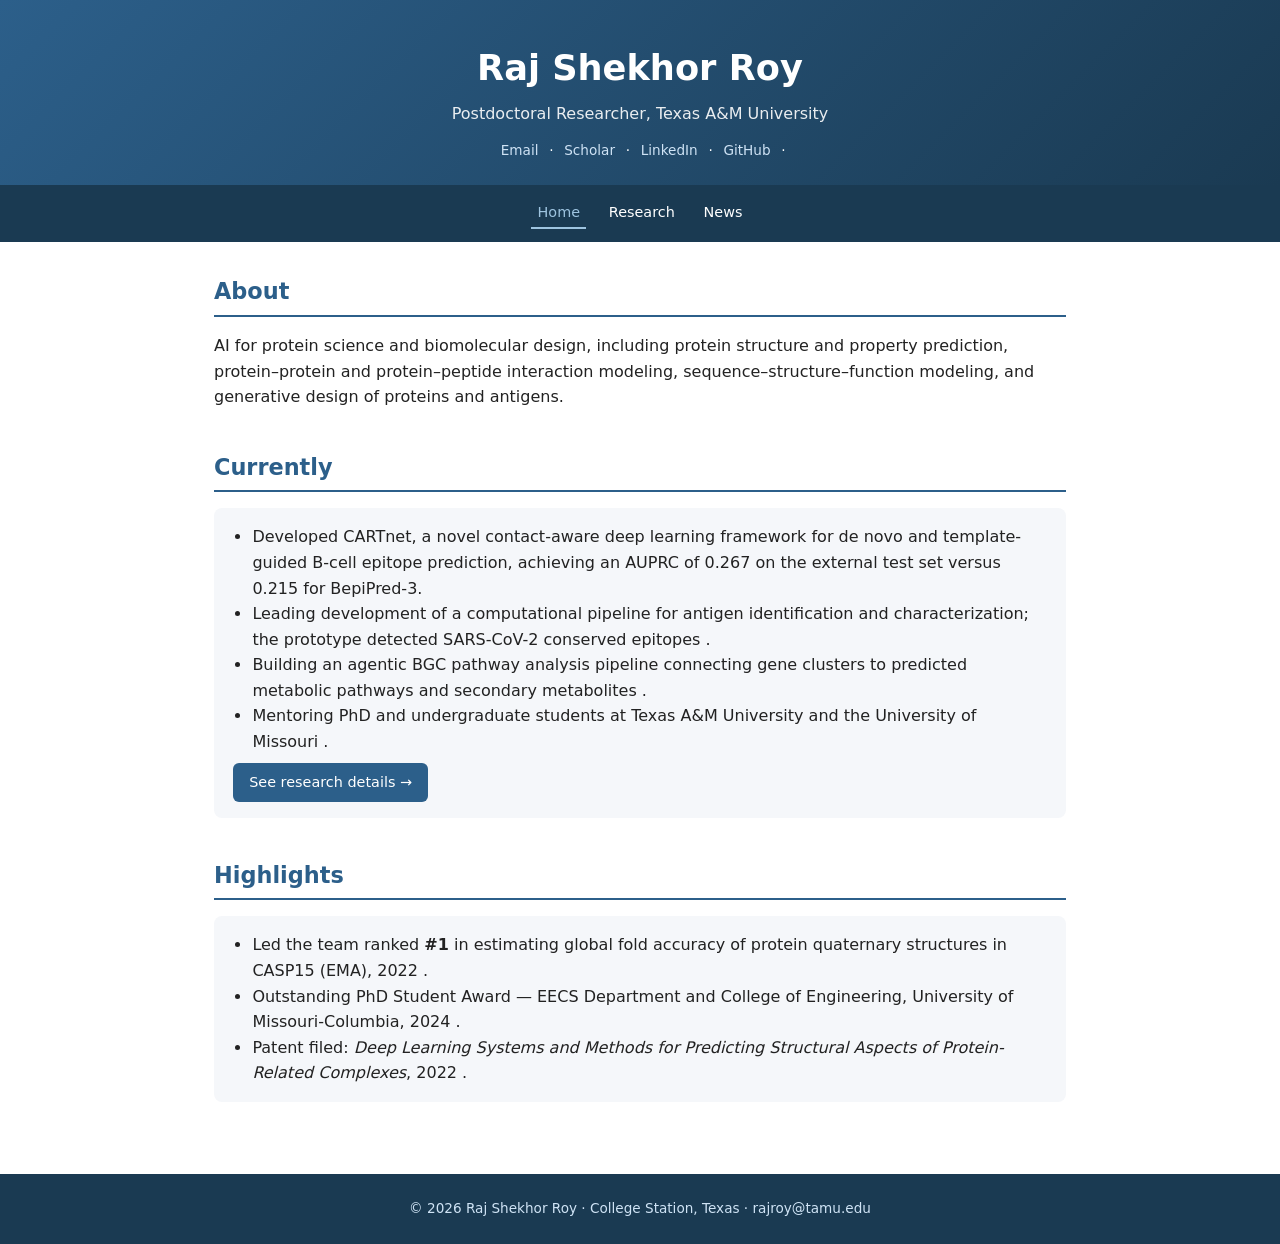
<file: index.html>
<!DOCTYPE html>
<html lang="en">
<head>
  <meta charset="UTF-8">
  <meta name="viewport" content="width=device-width, initial-scale=1.0">
  <title>Raj Shekhor Roy</title>
  <link rel="stylesheet" href="style.css">
</head>
<body>
 

  <div id="site-nav"></div>

  <script>
    fetch('nav.html')
      .then(r => r.text())
      .then(html => {
        document.getElementById('site-nav').innerHTML = html;
        // highlight the current page
        const page = location.pathname.split('/').pop() || 'index.html';
        document.querySelectorAll('#site-nav nav a').forEach(a => {
          if (a.getAttribute('href') === page) a.classList.add('active');
        });
      });
  </script>


<main>
  <section>
    <h2>About</h2>
    <p>AI for protein science and biomolecular design, including protein structure and property prediction, protein–protein and protein–peptide interaction modeling, sequence–structure–function modeling, and generative design of proteins and antigens.

</p>
  </section>

  <section>
    <h2>Currently</h2>
    <div class="card">
      <ul>
        <li>Developed CARTnet, a novel contact-aware deep learning framework for de novo and template-guided B-cell epitope prediction,
          achieving an AUPRC of 0.267 on the external test set versus 0.215 for BepiPred-3.</i>
        <li>Leading development of a computational pipeline for antigen identification and
        characterization; the prototype detected SARS-CoV-2 conserved epitopes .</li>
        <li>Building an agentic BGC pathway analysis pipeline connecting gene clusters to
        predicted metabolic pathways and secondary metabolites .</li>
        <li>Mentoring PhD and undergraduate students at Texas A&amp;M University and the
        University of Missouri .</li>
      </ul>
      <a class="btn" href="research.html">See research details →</a>
    </div>
  </section>

  <section>
    <h2>Highlights</h2>
    <div class="card">
      <ul>
        <li>Led the team ranked <strong>#1</strong> in estimating global fold accuracy of protein
        quaternary structures in CASP15 (EMA), 2022 .</li>
        <li>Outstanding PhD Student Award — EECS Department and College of Engineering,
        University of Missouri-Columbia, 2024 .</li>
        <li>Patent filed: <em>Deep Learning Systems and Methods for Predicting Structural Aspects
        of Protein-Related Complexes</em>, 2022 .</li>
      </ul>
    </div>
  </section>
</main>

<footer>© 2026 Raj Shekhor Roy · College Station, Texas · rajroy@tamu.edu</footer>
</body>
</html>
</file>
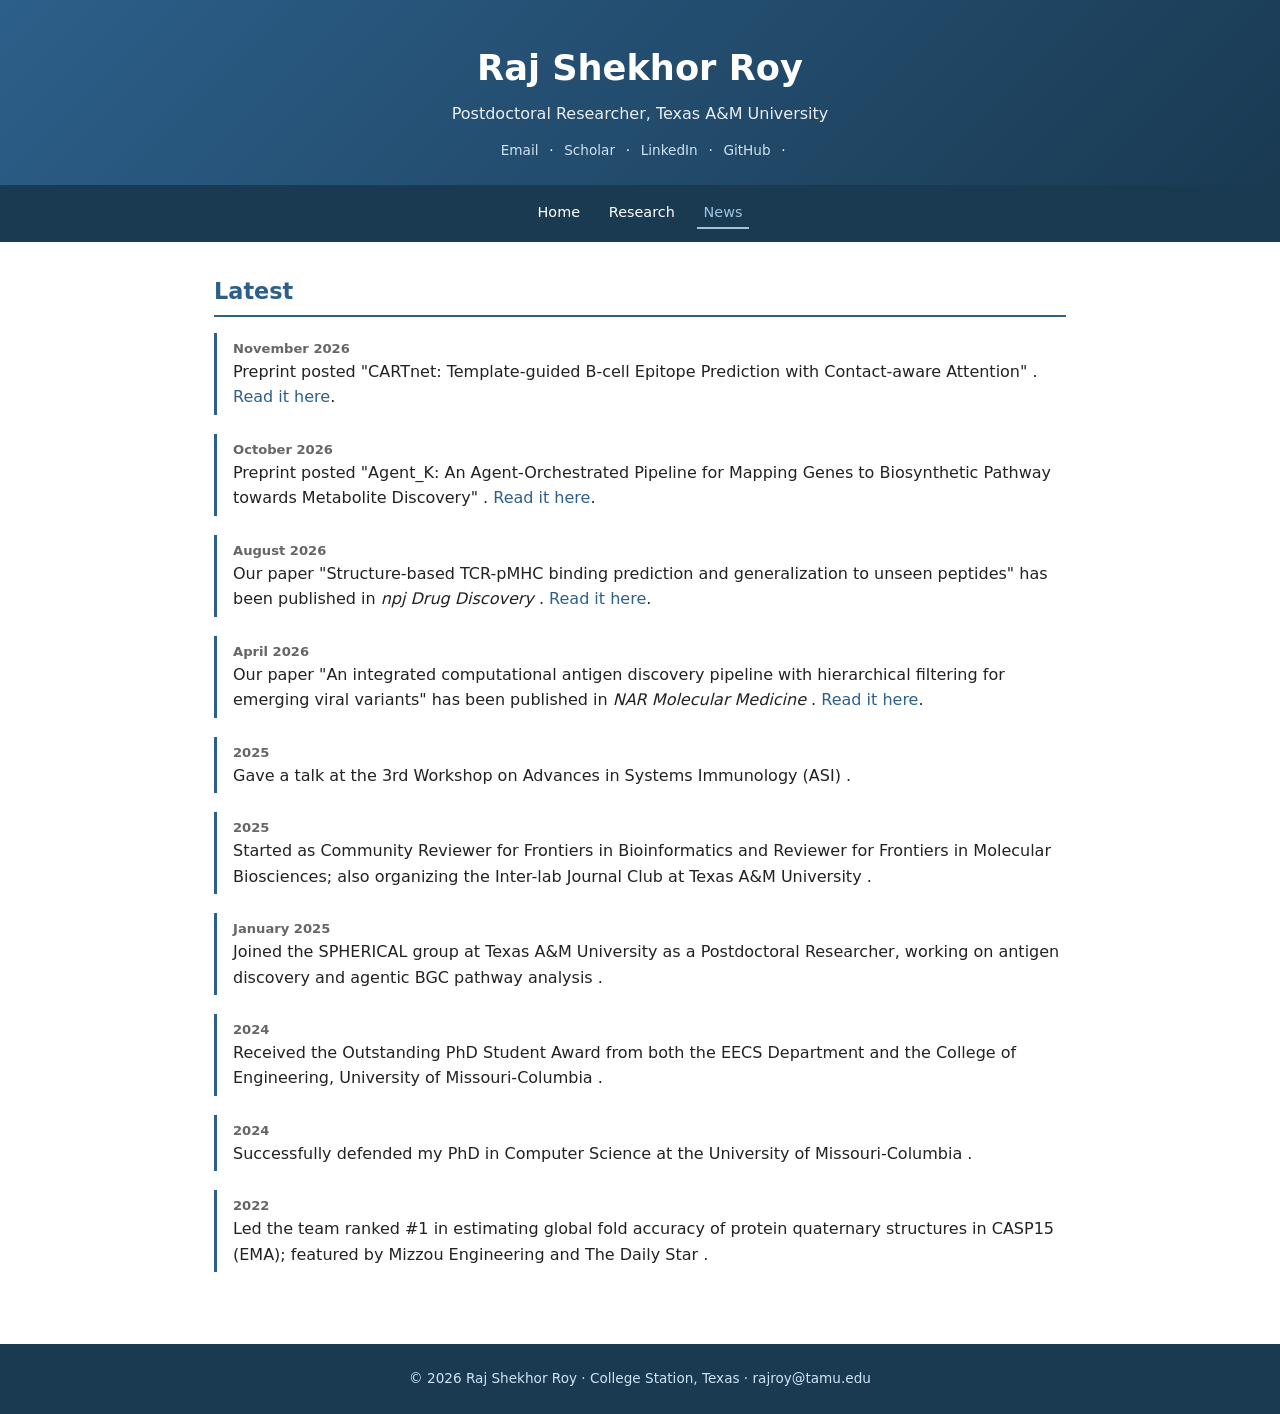
<file: news.html>
<!DOCTYPE html>
<html lang="en">
<head>
  <meta charset="UTF-8">
  <meta name="viewport" content="width=device-width, initial-scale=1.0">
  <title>News — Raj Shekhor Roy</title>
  <link rel="stylesheet" href="style.css">
</head>
<body>
  <div id="site-nav"></div>

  <script>
    fetch('nav.html')
      .then(r => r.text())
      .then(html => {
        document.getElementById('site-nav').innerHTML = html;
        // highlight the current page
        const page = location.pathname.split('/').pop() || 'index.html';
        document.querySelectorAll('#site-nav nav a').forEach(a => {
          if (a.getAttribute('href') === page) a.classList.add('active');
        });
      });
  </script>

 
 
 

 
<main>
  <section>
    <h2>Latest</h2>

    <!-- ADD NEW ENTRIES AT THE TOP. Copy one block, change date + text. -->

    <div class="news-entry">
      <div class="date">November 2026</div>
        <p>Preprint posted "CARTnet: Template-guided B-cell Epitope Prediction with Contact-aware Attention" 
        . <a class="link" href="https://www.biorxiv.org/content/10.64898/2026.11.03.764112v1">Read it here</a>.</p>
    </div>
    
    <div class="news-entry">
      <div class="date">October 2026</div>
          <p>Preprint posted "Agent_K: An Agent-Orchestrated Pipeline for Mapping Genes to Biosynthetic Pathway towards Metabolite Discovery"
        . <a class="link" href="https://www.biorxiv.org/content/10.64898/2026.10.19.760272v1">Read it here</a>.</p>
    </div>

    <div class="news-entry">
      <div class="date">August 2026</div>
        <p>Our paper "Structure-based TCR-pMHC binding prediction and generalization to unseen peptides" has been published in <em>npj Drug Discovery</em>
        . <a class="link" href="https://www.nature.com/articles/s44386-026-00064-3">Read it here</a>.</p>
    </div>
    
    <div class="news-entry">
      <div class="date">April 2026</div>
      <p>Our paper "An integrated computational antigen discovery pipeline with hierarchical
      filtering for emerging viral variants" has been published in <em>NAR Molecular Medicine</em>
      . <a class="link" href="https://doi.org/10.1093/narmme/ugag024">Read it here</a>.</p>
    </div>
 

    <div class="news-entry">
      <div class="date">2025</div>
      <p>Gave a talk at the 3rd Workshop on Advances in Systems Immunology (ASI) .</p>
    </div>

    <div class="news-entry">
      <div class="date">2025</div>
      <p>Started as Community Reviewer for Frontiers in Bioinformatics and Reviewer for
      Frontiers in Molecular Biosciences; also organizing the Inter-lab Journal Club at
      Texas A&amp;M University .</p>
    </div>

    <div class="news-entry">
      <div class="date">January 2025</div>
      <p>Joined the SPHERICAL group at Texas A&amp;M University as a Postdoctoral Researcher,
      working on antigen discovery and agentic BGC pathway analysis .</p>
    </div>

    <div class="news-entry">
      <div class="date">2024</div>
      <p>Received the Outstanding PhD Student Award from both the EECS Department and the
      College of Engineering, University of Missouri-Columbia .</p>
    </div>

    <div class="news-entry">
      <div class="date">2024</div>
      <p>Successfully defended my PhD in Computer Science at the University of
      Missouri-Columbia .</p>
    </div>

    <div class="news-entry">
      <div class="date">2022</div>
      <p>Led the team ranked #1 in estimating global fold accuracy of protein quaternary
      structures in CASP15 (EMA); featured by Mizzou Engineering and The Daily Star .</p>
    </div>

  </section>
</main>

<footer>© 2026 Raj Shekhor Roy · College Station, Texas · rajroy@tamu.edu</footer>
</body>
</html>
</file>
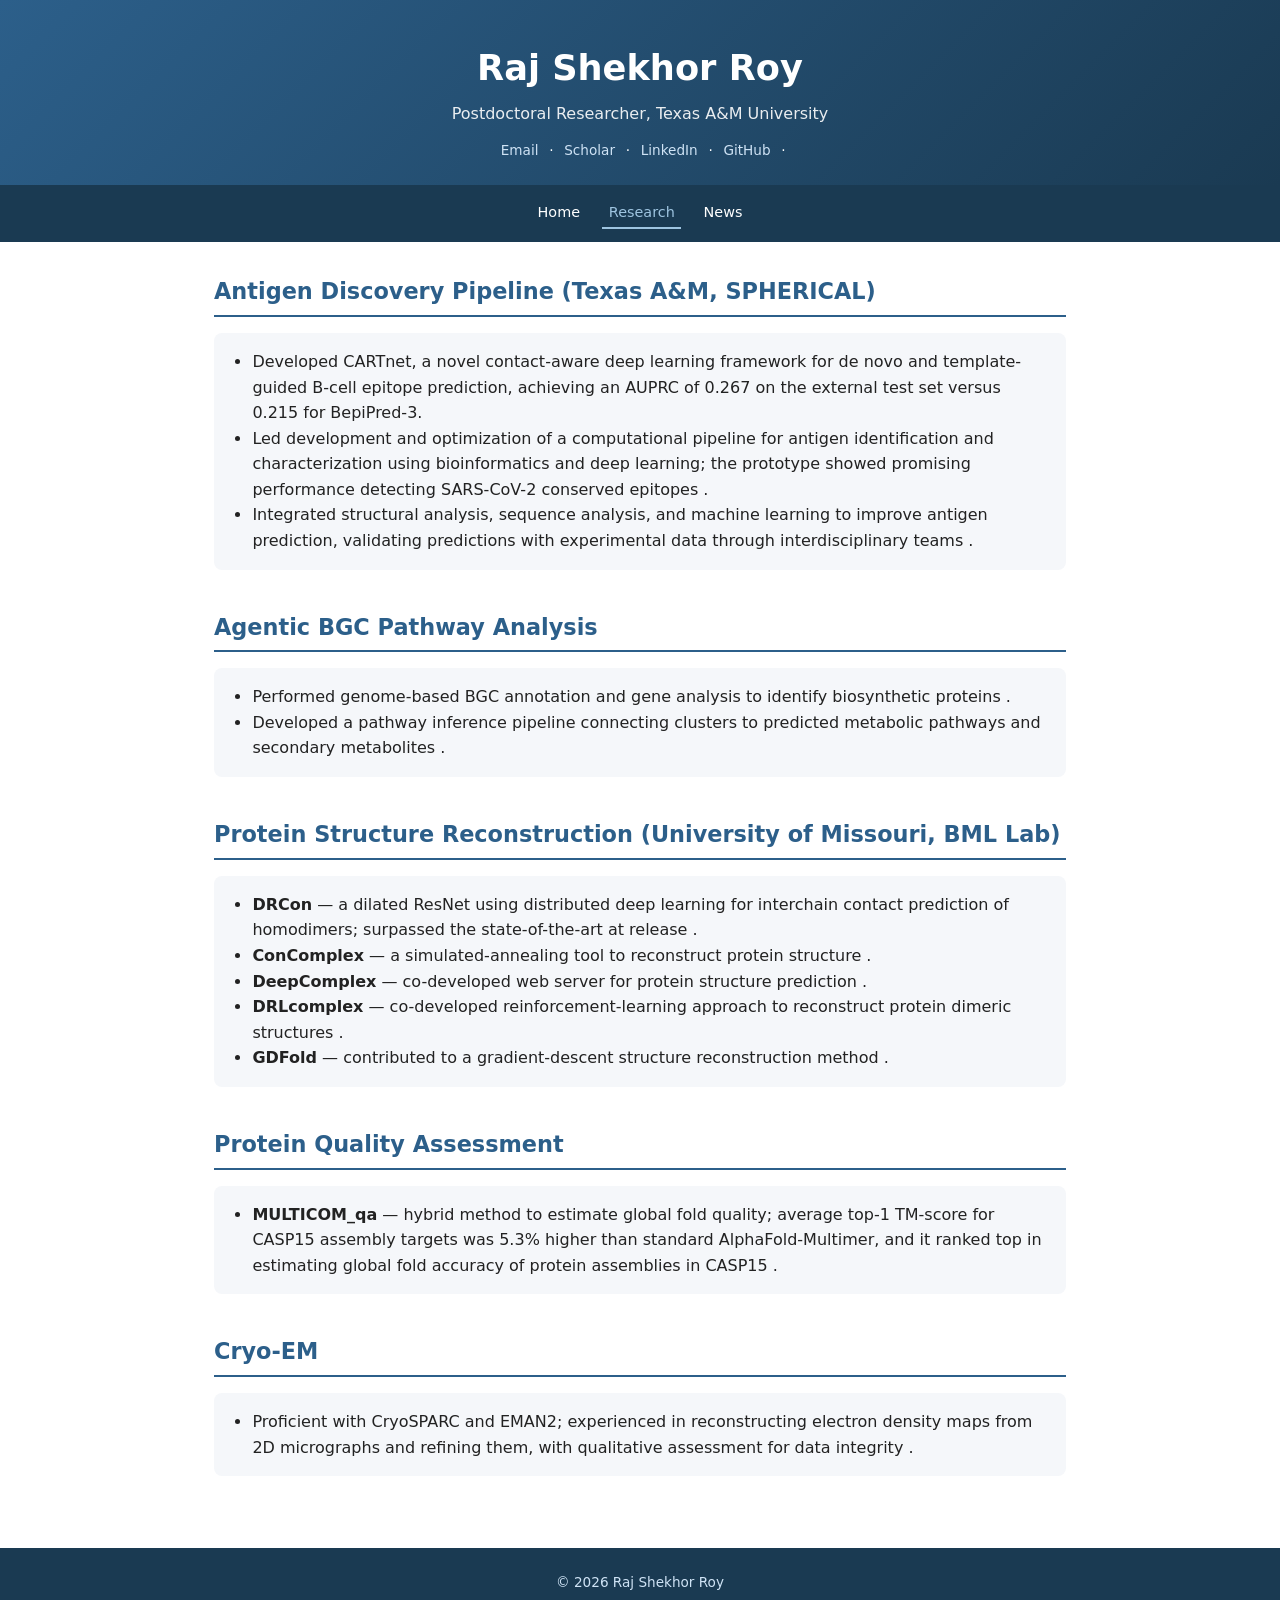
<file: research.html>
<!DOCTYPE html>
<html lang="en">
<head>
  <meta charset="UTF-8">
  <meta name="viewport" content="width=device-width, initial-scale=1.0">
  <title>Research — Raj Shekhor Roy</title>
  <link rel="stylesheet" href="style.css">
</head>
<body>
 
 
<div id="site-nav"></div>

<script>
  fetch('nav.html')
    .then(r => r.text())
    .then(html => {
      document.getElementById('site-nav').innerHTML = html;
      // highlight the current page
      const page = location.pathname.split('/').pop() || 'index.html';
      document.querySelectorAll('#site-nav nav a').forEach(a => {
        if (a.getAttribute('href') === page) a.classList.add('active');
      });
    });
</script>
<main>
  <section>
    <h2>Antigen Discovery Pipeline (Texas A&amp;M, SPHERICAL)</h2>
    <div class="card">
      <ul>
        <li>
          Developed CARTnet, a novel contact-aware deep learning framework for de novo and 
          template-guided B-cell epitope prediction, achieving an AUPRC of 0.267 on the external
          test set versus 0.215 for BepiPred-3.
        </li>
        <li>Led development and optimization of a computational pipeline for antigen identification
        and characterization using bioinformatics and deep learning; the prototype showed promising
        performance detecting SARS-CoV-2 conserved epitopes .</li>
        <li>Integrated structural analysis, sequence analysis, and machine learning to improve antigen
        prediction, validating predictions with experimental data through interdisciplinary teams .</li>
      </ul>
    </div>
  </section>

  <section>
    <h2>Agentic BGC Pathway Analysis</h2>
    <div class="card">
      <ul>
        <li>Performed genome-based BGC annotation and gene analysis to identify biosynthetic proteins .</li>
        <li>Developed a pathway inference pipeline connecting clusters to predicted metabolic pathways
        and secondary metabolites .</li>
      </ul>
    </div>
  </section>

  <section>
    <h2>Protein Structure Reconstruction (University of Missouri, BML Lab)</h2>
    <div class="card">
      <ul>
        <li><strong>DRCon</strong> — a dilated ResNet using distributed deep learning for interchain
        contact prediction of homodimers; surpassed the state-of-the-art at release .</li>
        <li><strong>ConComplex</strong> — a simulated-annealing tool to reconstruct protein structure .</li>
        <li><strong>DeepComplex</strong> — co-developed web server for protein structure prediction .</li>
        <li><strong>DRLcomplex</strong> — co-developed reinforcement-learning approach to reconstruct
        protein dimeric structures .</li>
        <li><strong>GDFold</strong> — contributed to a gradient-descent structure reconstruction method .</li>
      </ul>
    </div>
  </section>

  <section>
    <h2>Protein Quality Assessment</h2>
    <div class="card">
      <ul>
        <li><strong>MULTICOM_qa</strong> — hybrid method to estimate global fold quality; average top-1
        TM-score for CASP15 assembly targets was 5.3% higher than standard AlphaFold-Multimer, and it
        ranked top in estimating global fold accuracy of protein assemblies in CASP15 .</li>
      </ul>
    </div>
  </section>

  <section>
    <h2>Cryo-EM</h2>
    <div class="card">
      <ul>
        <li>Proficient with CryoSPARC and EMAN2; experienced in reconstructing electron density maps
        from 2D micrographs and refining them, with qualitative assessment for data integrity .</li>
      </ul>
    </div>
  </section>
</main>
<footer>© 2026 Raj Shekhor Roy</footer>
</body>
</html>
</file>
<file: style.css>
:root { --accent:#2c5f8a; --dark:#1a3a52; --bg:#fff; --text:#222; --muted:#666; --card:#f5f7fa; }
* { margin:0; padding:0; box-sizing:border-box; }
body { font-family:'Segoe UI',system-ui,sans-serif; color:var(--text); background:var(--bg); line-height:1.6; }
header { background:linear-gradient(135deg,var(--accent),var(--dark)); color:#fff; padding:2.5rem 1.5rem 1.5rem; text-align:center; }
header h1 { font-size:2.2rem; margin-bottom:.3rem; }
header p.role { font-size:1rem; opacity:.9; }
header .contact { margin-top:.8rem; font-size:.85rem; }
header .contact a { color:#cfe3f5; text-decoration:none; margin:0 .4rem; }
nav { position:sticky; top:0; background:var(--dark); display:flex; justify-content:center; flex-wrap:wrap; gap:1rem; padding:.8rem; z-index:100; }
nav a { color:#fff; text-decoration:none; font-size:.9rem; padding:.2rem .4rem; }
nav a:hover, nav a.active { color:#9ec4e0; border-bottom:2px solid #9ec4e0; }
main { max-width:900px; margin:0 auto; padding:2rem 1.5rem; }
section { margin-bottom:2.5rem; }
h2 { color:var(--accent); border-bottom:2px solid var(--accent); padding-bottom:.3rem; margin-bottom:1rem; font-size:1.4rem; }
.item { margin-bottom:1.2rem; }
.item h3 { font-size:1.05rem; }
.item .meta { color:var(--muted); font-size:.88rem; margin-bottom:.3rem; }
ul { margin-left:1.2rem; }
.card { background:var(--card); border-radius:8px; padding:1rem 1.2rem; margin-bottom:1rem; }
.tags { display:flex; flex-wrap:wrap; gap:.5rem; }
.tag { background:var(--accent); color:#fff; padding:.3rem .7rem; border-radius:20px; font-size:.8rem; }
.news-entry { border-left:3px solid var(--accent); padding:.3rem 0 .3rem 1rem; margin-bottom:1.2rem; }
.news-entry .date { color:var(--muted); font-size:.82rem; font-weight:bold; }
a.link { color:var(--accent); text-decoration:none; }
a.link:hover { text-decoration:underline; }
footer { text-align:center; padding:1.5rem; background:var(--dark); color:#cfe3f5; font-size:.85rem; }
.btn { display:inline-block; background:var(--accent); color:#fff; padding:.5rem 1rem; border-radius:6px; text-decoration:none; font-size:.9rem; margin-top:.5rem; }
</file>
